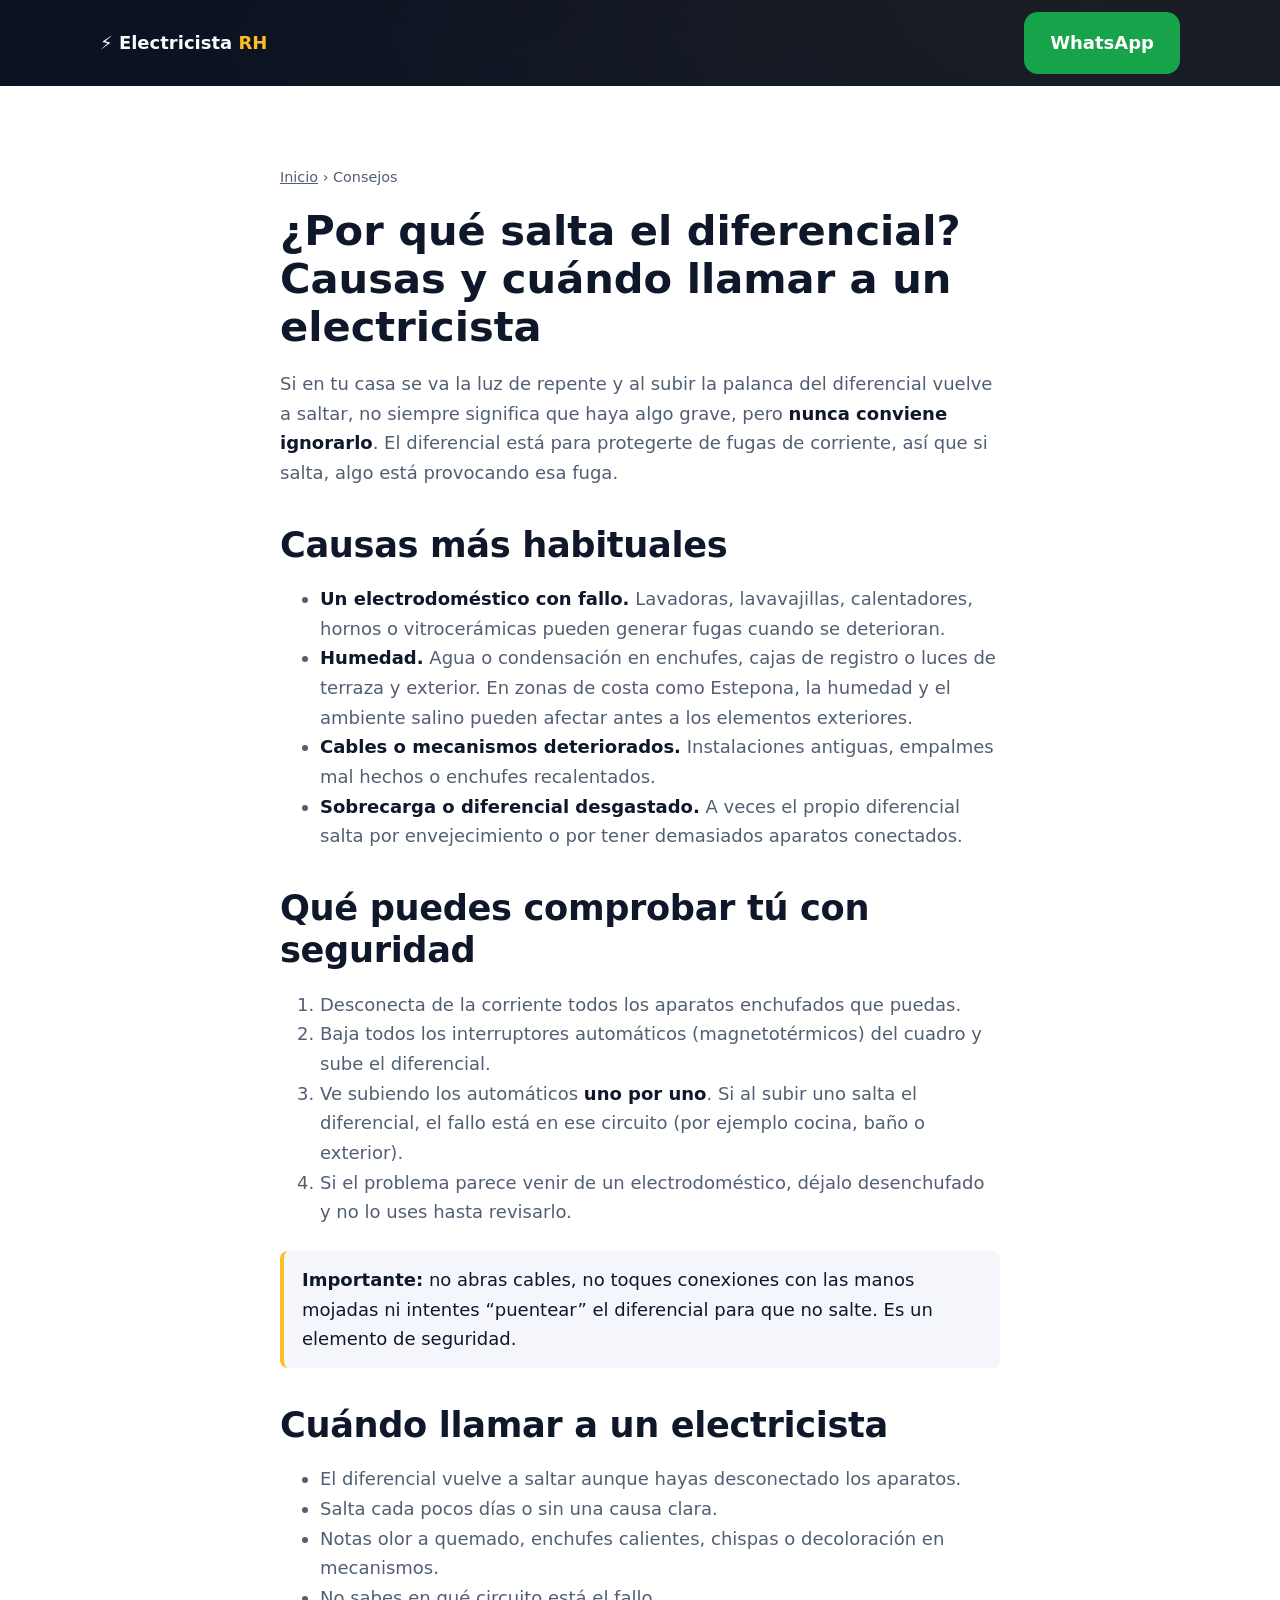
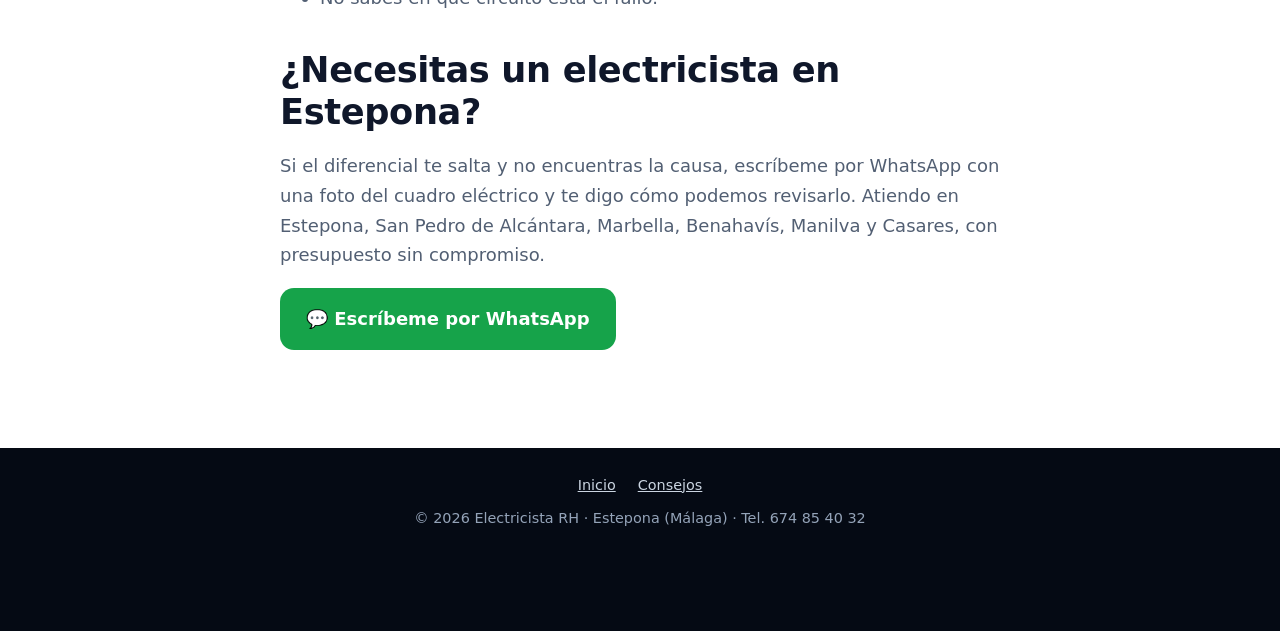
<file: consejos.html>
<!DOCTYPE html>
<html lang="es">
<head>
<meta charset="utf-8">
<meta name="viewport" content="width=device-width, initial-scale=1, viewport-fit=cover">
<meta name="theme-color" content="#0f172a">
<link rel="icon" href="data:image/svg+xml,%3Csvg xmlns='http://www.w3.org/2000/svg' viewBox='0 0 100 100'%3E%3Ctext y='.9em' font-size='90'%3E⚡%3C/text%3E%3C/svg%3E">
<link rel="stylesheet" href="/style.css">
<title>¿Por qué salta el diferencial? Causas y soluciones | Electricista Estepona</title>
<meta name="description" content="Por qué salta el diferencial en casa, qué puedes comprobar tú con seguridad y cuándo llamar a un electricista en Estepona. Guía práctica.">
<link rel="canonical" href="https://electricistarh.com/consejos">
<meta property="og:title" content="¿Por qué salta el diferencial? Causas y soluciones">
<meta property="og:url" content="https://electricistarh.com/consejos">
<meta property="og:type" content="article">
<script type="application/ld+json">
{"@context":"https://schema.org","@type":"Article","headline":"¿Por qué salta el diferencial? Causas y cuándo llamar a un electricista","inLanguage":"es","datePublished":"2026-10-31","dateModified":"2026-10-31","mainEntityOfPage":"https://electricistarh.com/consejos","author":{"@type":"Organization","name":"Electricista RH","url":"https://electricistarh.com/"},"publisher":{"@type":"Organization","name":"Electricista RH"}}
</script>
</head>
<body>
<header class="top"><div class="bar"><div class="wrap nav"><a class="logo" href="/">⚡ Electricista <span>RH</span></a><a class="btn btn-wa" href="https://wa.me/34674854032?text=Hola%2C%20necesito%20un%20electricista%20en%20Estepona" rel="noopener">WhatsApp</a></div></div></header>
<main><section><div class="wrap article">
<div class="crumbs"><a href="/">Inicio</a> › Consejos</div>
<h1>¿Por qué salta el diferencial? Causas y cuándo llamar a un electricista</h1>
<p>Si en tu casa se va la luz de repente y al subir la palanca del diferencial vuelve a saltar, no siempre significa que haya algo grave, pero <strong>nunca conviene ignorarlo</strong>. El diferencial está para protegerte de fugas de corriente, así que si salta, algo está provocando esa fuga.</p>

<h2>Causas más habituales</h2>
<ul>
<li><strong>Un electrodoméstico con fallo.</strong> Lavadoras, lavavajillas, calentadores, hornos o vitrocerámicas pueden generar fugas cuando se deterioran.</li>
<li><strong>Humedad.</strong> Agua o condensación en enchufes, cajas de registro o luces de terraza y exterior. En zonas de costa como Estepona, la humedad y el ambiente salino pueden afectar antes a los elementos exteriores.</li>
<li><strong>Cables o mecanismos deteriorados.</strong> Instalaciones antiguas, empalmes mal hechos o enchufes recalentados.</li>
<li><strong>Sobrecarga o diferencial desgastado.</strong> A veces el propio diferencial salta por envejecimiento o por tener demasiados aparatos conectados.</li>
</ul>

<h2>Qué puedes comprobar tú con seguridad</h2>
<ol>
<li>Desconecta de la corriente todos los aparatos enchufados que puedas.</li>
<li>Baja todos los interruptores automáticos (magnetotérmicos) del cuadro y sube el diferencial.</li>
<li>Ve subiendo los automáticos <strong>uno por uno</strong>. Si al subir uno salta el diferencial, el fallo está en ese circuito (por ejemplo cocina, baño o exterior).</li>
<li>Si el problema parece venir de un electrodoméstico, déjalo desenchufado y no lo uses hasta revisarlo.</li>
</ol>
<div class="note"><strong>Importante:</strong> no abras cables, no toques conexiones con las manos mojadas ni intentes “puentear” el diferencial para que no salte. Es un elemento de seguridad.</div>

<h2>Cuándo llamar a un electricista</h2>
<ul>
<li>El diferencial vuelve a saltar aunque hayas desconectado los aparatos.</li>
<li>Salta cada pocos días o sin una causa clara.</li>
<li>Notas olor a quemado, enchufes calientes, chispas o decoloración en mecanismos.</li>
<li>No sabes en qué circuito está el fallo.</li>
</ul>

<h2>¿Necesitas un electricista en Estepona?</h2>
<p>Si el diferencial te salta y no encuentras la causa, escríbeme por WhatsApp con una foto del cuadro eléctrico y te digo cómo podemos revisarlo. Atiendo en Estepona, San Pedro de Alcántara, Marbella, Benahavís, Manilva y Casares, con presupuesto sin compromiso.</p>
<p><a class="btn btn-wa" href="https://wa.me/34674854032?text=Hola%2C%20me%20salta%20el%20diferencial%20y%20necesito%20un%20electricista" rel="noopener">💬 Escríbeme por WhatsApp</a></p>
</div></section></main>
<footer><div class="wrap"><div class="links"><a href="/">Inicio</a><a href="/consejos">Consejos</a></div>© <span id="y">2026</span> Electricista RH · Estepona (Málaga) · Tel. 674 85 40 32</div></footer>
<div class="float"><a class="btn btn-wa" href="https://wa.me/34674854032?text=Hola%2C%20necesito%20un%20electricista%20en%20Estepona" rel="noopener">💬 WhatsApp</a><a class="btn btn-call" href="tel:+34674854032">📞 Llamar</a></div>
<script>document.getElementById("y").textContent=new Date().getFullYear();</script>
</body>
</html>
</file>
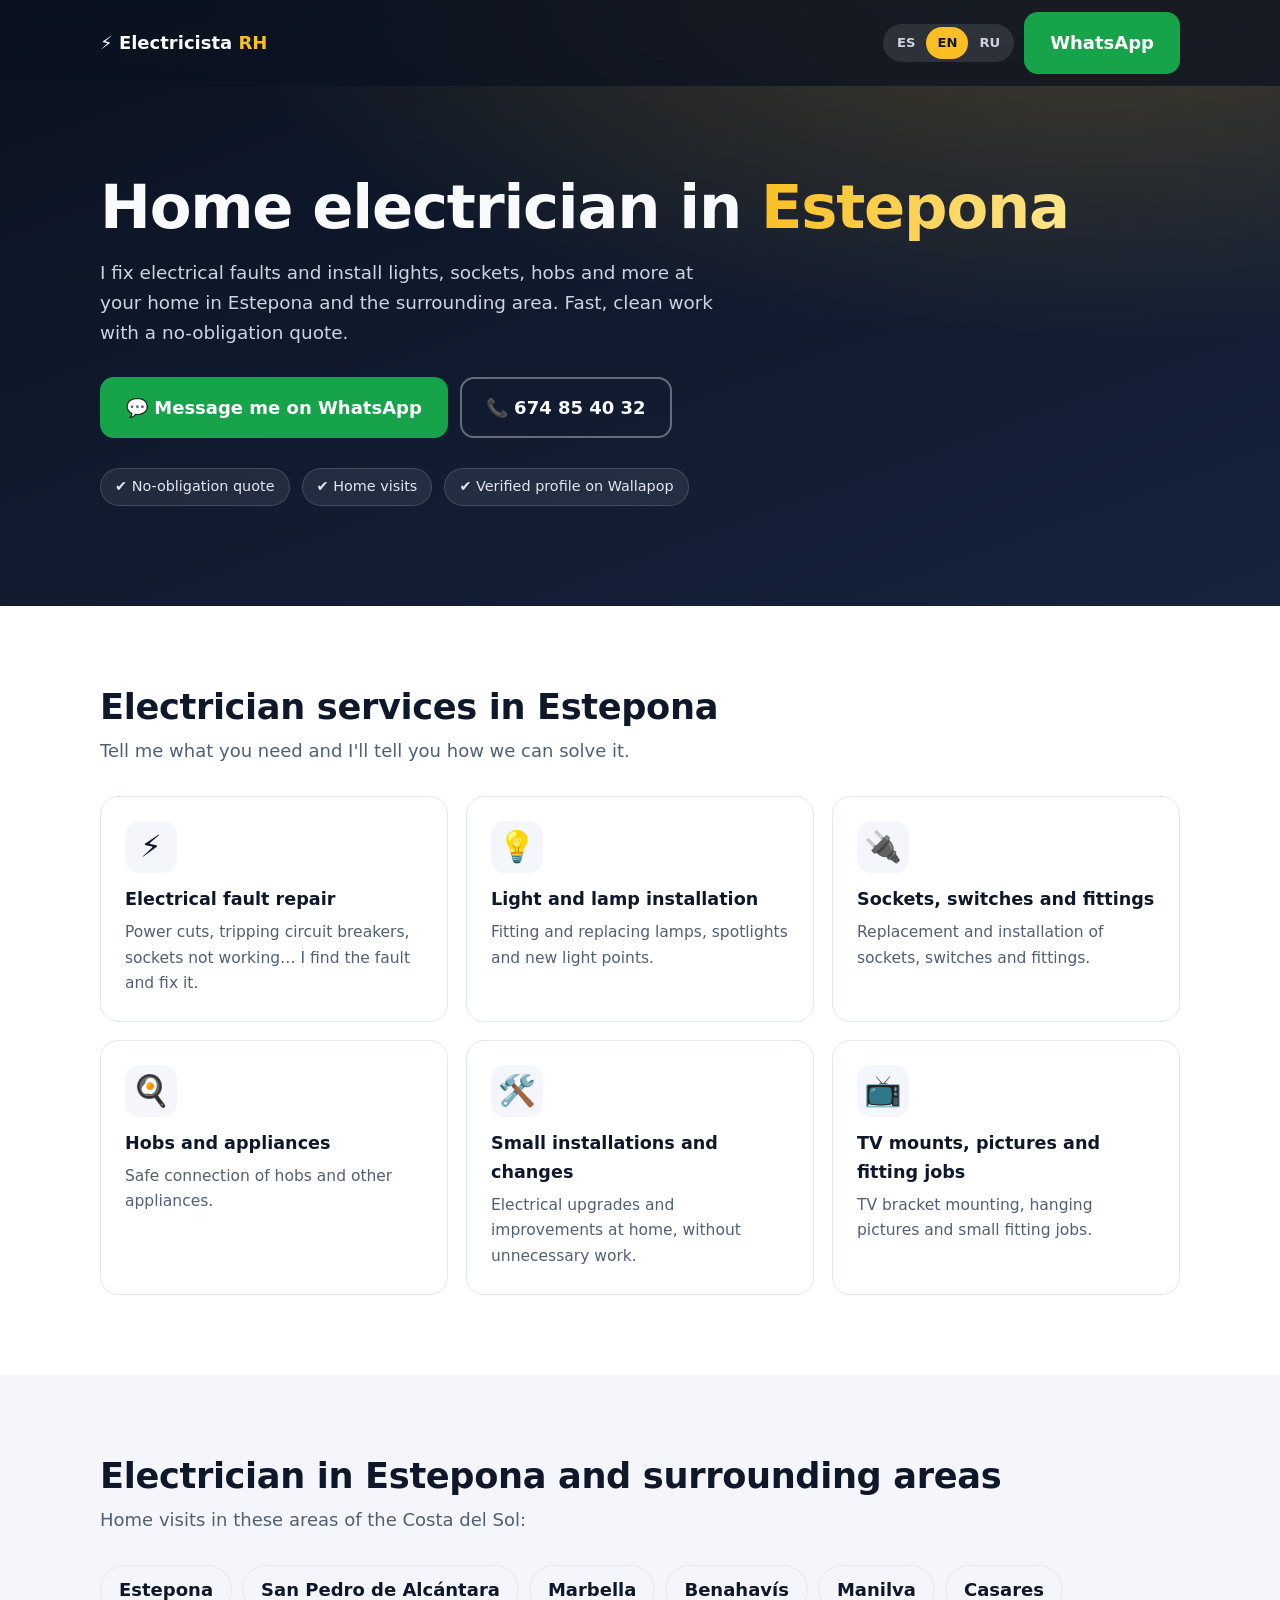
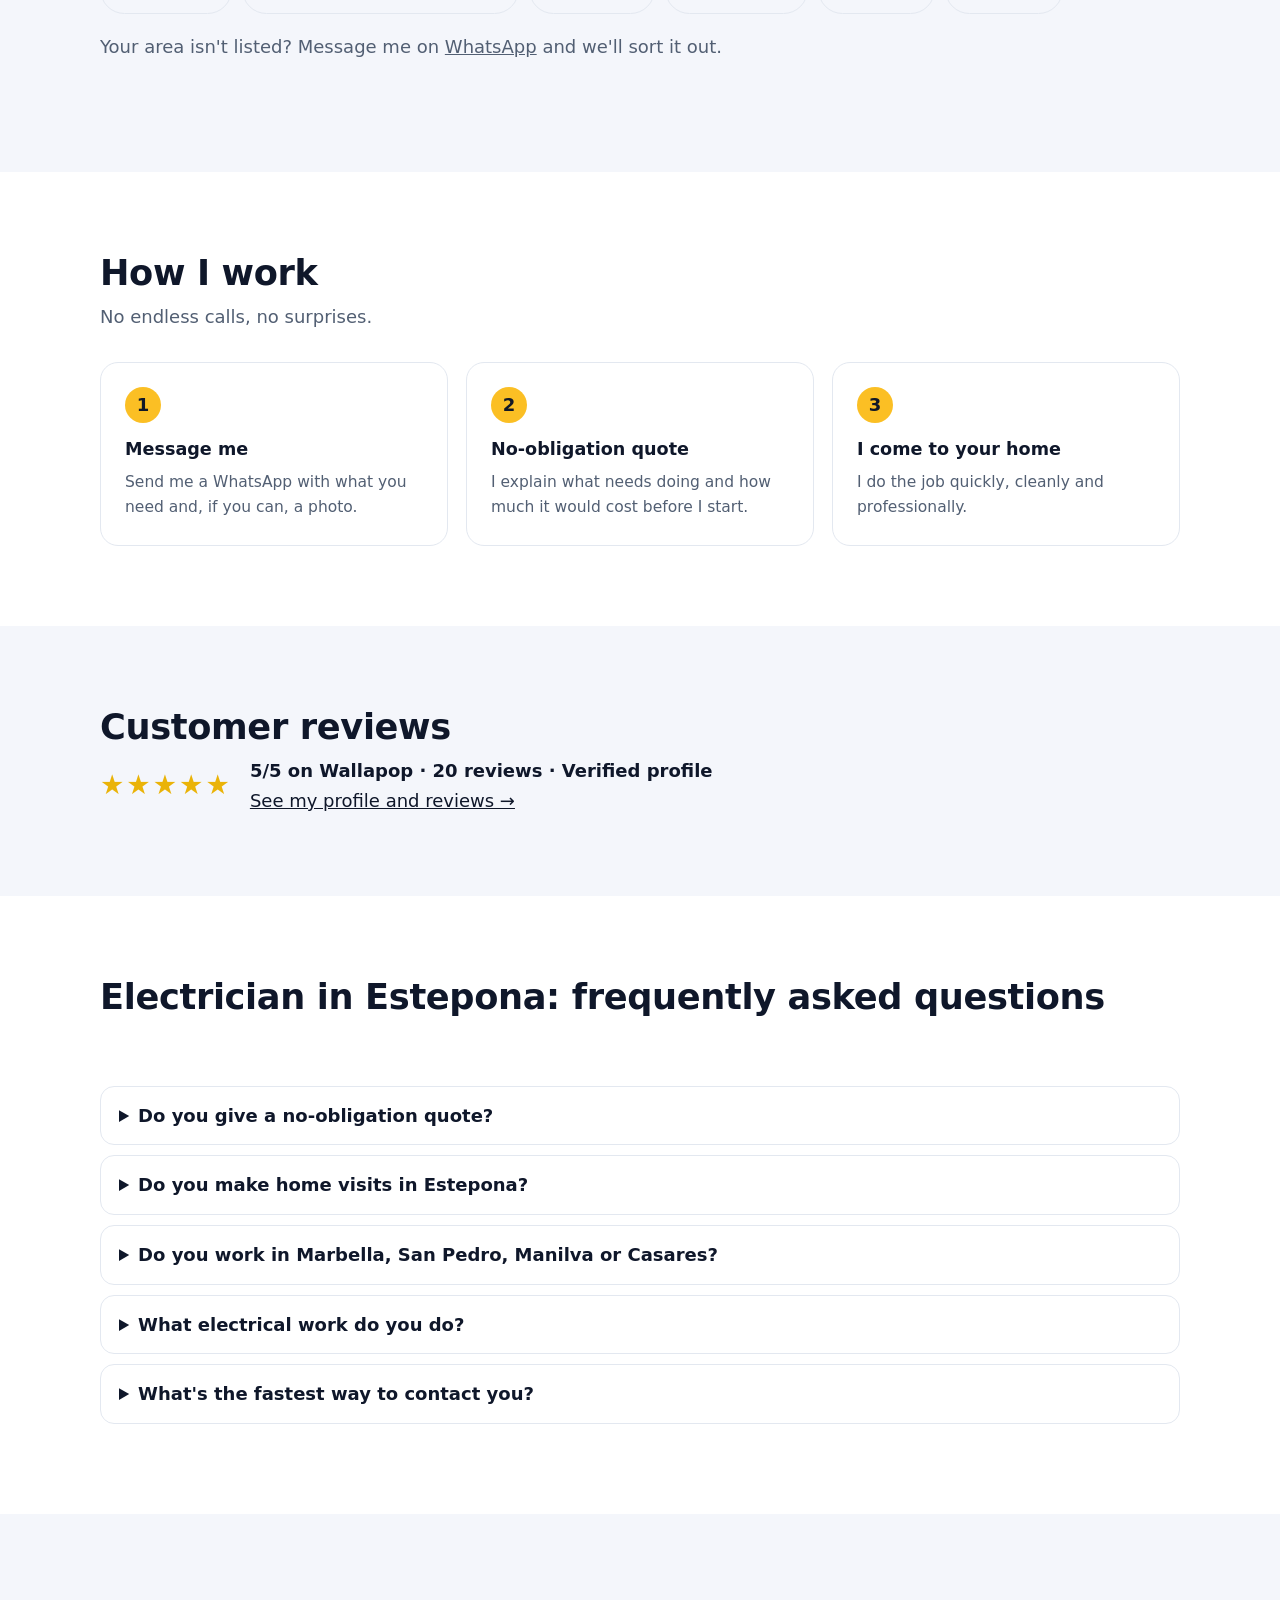
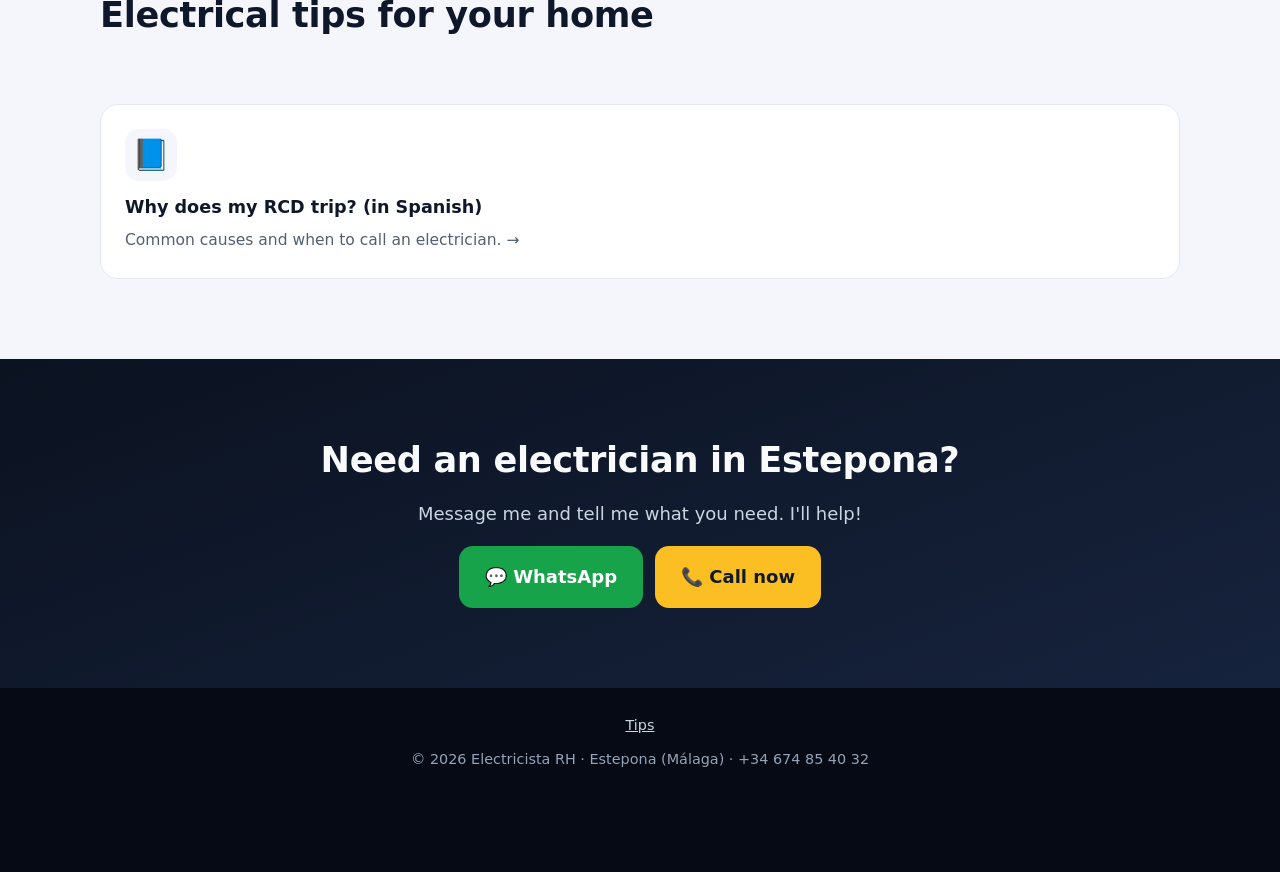
<file: en.html>
<!DOCTYPE html>
<html lang="en">
<head>
<meta charset="utf-8">
<meta name="viewport" content="width=device-width, initial-scale=1, viewport-fit=cover">

<title>Electrician in Estepona | Home Repairs & Free Quote</title>
<meta name="description" content="Electrician in Estepona and surroundings: faults, sockets, lights and hob installation at your home. Free no-obligation quote on WhatsApp: +34 674 85 40 32.">
<link rel="canonical" href="https://electricistarh.com/en">
<link rel="alternate" hreflang="es" href="https://electricistarh.com/"><link rel="alternate" hreflang="en" href="https://electricistarh.com/en"><link rel="alternate" hreflang="ru" href="https://electricistarh.com/ru"><link rel="alternate" hreflang="x-default" href="https://electricistarh.com/">
<meta name="robots" content="index, follow">
<meta property="og:title" content="Electrician in Estepona | Home Repairs & Free Quote">
<meta property="og:description" content="Electrician in Estepona and surroundings: faults, sockets, lights and hob installation at your home. Free no-obligation quote on WhatsApp: +34 674 85 40 32.">
<meta property="og:url" content="https://electricistarh.com/en">
<meta property="og:type" content="website">
<meta property="og:locale" content="en_GB">
<meta name="theme-color" content="#0b1220">
<link rel="icon" href="data:image/svg+xml,%3Csvg xmlns='http://www.w3.org/2000/svg' viewBox='0 0 100 100'%3E%3Ctext y='.9em' font-size='90'%3E⚡%3C/text%3E%3C/svg%3E">
<link rel="stylesheet" href="/style.css">
<script type="application/ld+json">{"@context": "https://schema.org", "@type": "Electrician", "name": "Electricista RH", "url": "https://electricistarh.com/en", "description": "Electrician in Estepona and surroundings: faults, sockets, lights and hob installation at your home. Free no-obligation quote on WhatsApp: +34 674 85 40 32.", "telephone": "+34674854032", "inLanguage": "en", "address": {"@type": "PostalAddress", "addressLocality": "Estepona", "addressRegion": "Málaga", "addressCountry": "ES"}, "areaServed": [{"@type": "City", "name": "Estepona"}, {"@type": "City", "name": "San Pedro de Alcántara"}, {"@type": "City", "name": "Marbella"}, {"@type": "City", "name": "Benahavís"}, {"@type": "City", "name": "Manilva"}, {"@type": "City", "name": "Casares"}], "sameAs": ["https://es.wallapop.com/item/electricista-1273428074"]}</script>
</head>
<body>
<header class="top">
<div class="bar"><div class="wrap nav"><a class="logo" href="/en">⚡ Electricista <span>RH</span></a>
<div class="right"><nav class="lang" aria-label="Language"><a href="/" data-l="es" hreflang="es" lang="es">ES</a><a href="/en" data-l="en" class=on hreflang="en" lang="en">EN</a><a href="/ru" data-l="ru" hreflang="ru" lang="ru">RU</a></nav><a class="btn btn-wa" href="https://wa.me/34674854032?text=Hi%2C%20I%20need%20an%20electrician%20in%20Estepona" rel="noopener">WhatsApp</a></div></div></div>
<div class="wrap hero"><h1>Home electrician in <em>Estepona</em></h1><p>I fix electrical faults and install lights, sockets, hobs and more at your home in Estepona and the surrounding area. Fast, clean work with a no-obligation quote.</p>
<div class="cta"><a class="btn btn-wa" href="https://wa.me/34674854032?text=Hi%2C%20I%20need%20an%20electrician%20in%20Estepona" rel="noopener">💬 Message me on WhatsApp</a><a class="btn btn-ghost" href="tel:+34674854032">📞 674 85 40 32</a></div>
<ul class="badges"><li>✔ No-obligation quote</li><li>✔ Home visits</li><li>✔ Verified profile on Wallapop</li></ul></div>
</header>
<main>
<section id="servicios"><div class="wrap"><h2>Electrician services in Estepona</h2><p class="sub">Tell me what you need and I'll tell you how we can solve it.</p><div class="grid"><div class="card"><div class="ic">⚡</div><h3>Electrical fault repair</h3><p>Power cuts, tripping circuit breakers, sockets not working… I find the fault and fix it.</p></div><div class="card"><div class="ic">💡</div><h3>Light and lamp installation</h3><p>Fitting and replacing lamps, spotlights and new light points.</p></div><div class="card"><div class="ic">🔌</div><h3>Sockets, switches and fittings</h3><p>Replacement and installation of sockets, switches and fittings.</p></div><div class="card"><div class="ic">🍳</div><h3>Hobs and appliances</h3><p>Safe connection of hobs and other appliances.</p></div><div class="card"><div class="ic">🛠️</div><h3>Small installations and changes</h3><p>Electrical upgrades and improvements at home, without unnecessary work.</p></div><div class="card"><div class="ic">📺</div><h3>TV mounts, pictures and fitting jobs</h3><p>TV bracket mounting, hanging pictures and small fitting jobs.</p></div></div></div></section>
<section class="alt" id="zonas"><div class="wrap"><h2>Electrician in Estepona and surrounding areas</h2><p class="sub">Home visits in these areas of the Costa del Sol:</p><ul class="zones"><li>Estepona</li><li>San Pedro de Alcántara</li><li>Marbella</li><li>Benahavís</li><li>Manilva</li><li>Casares</li></ul><p class="intro">Your area isn't listed? Message me on <a href="https://wa.me/34674854032?text=Hi%2C%20do%20you%20work%20in%20my%20area%3F" rel="noopener">WhatsApp</a> and we'll sort it out.</p></div></section>
<section id="como"><div class="wrap"><h2>How I work</h2><p class="sub">No endless calls, no surprises.</p><div class="grid steps"><div class='card'><h3>Message me</h3><p>Send me a WhatsApp with what you need and, if you can, a photo.</p></div><div class='card'><h3>No-obligation quote</h3><p>I explain what needs doing and how much it would cost before I start.</p></div><div class='card'><h3>I come to your home</h3><p>I do the job quickly, cleanly and professionally.</p></div></div></div></section>
<section class="alt" id="opiniones"><div class="wrap"><h2>Customer reviews</h2><div class="proof"><div class="stars" aria-label="5/5">★★★★★</div><div><strong>5/5 on Wallapop · 20 reviews · Verified profile</strong><br><a href="https://es.wallapop.com/item/electricista-1273428074" rel="noopener" target="_blank">See my profile and reviews →</a></div></div></div></section>
<section id="faq"><div class="wrap"><h2>Electrician in Estepona: frequently asked questions</h2><p class="sub">&nbsp;</p><details><summary>Do you give a no-obligation quote?</summary><p>Yes. Tell me what you need on WhatsApp and I'll give you a quote before starting.</p></details><details><summary>Do you make home visits in Estepona?</summary><p>Yes, always at your home in Estepona and the surrounding area.</p></details><details><summary>Do you work in Marbella, San Pedro, Manilva or Casares?</summary><p>Yes, I cover Estepona and nearby towns. If your area isn't listed, message me.</p></details><details><summary>What electrical work do you do?</summary><p>Fault repairs, lights, sockets and switches, hobs and appliances, small installations and mounting TV brackets or pictures.</p></details><details><summary>What's the fastest way to contact you?</summary><p>On WhatsApp at +34 674 85 40 32. You can also call me.</p></details></div></section>
<section class="alt" id="consejos"><div class="wrap"><h2>Electrical tips for your home</h2><p class="sub">&nbsp;</p><div class="grid"><a class="card" href="/consejos" style="text-decoration:none"><div class="ic">📘</div><h3>Why does my RCD trip? (in Spanish)</h3><p>Common causes and when to call an electrician. →</p></a></div></div></section>
<section class="final" id="contacto"><div class="wrap"><h2>Need an electrician in Estepona?</h2><p>Message me and tell me what you need. I'll help!</p><div class="cta"><a class="btn btn-wa" href="https://wa.me/34674854032?text=Hi%2C%20I%20need%20an%20electrician%20in%20Estepona" rel="noopener">💬 WhatsApp</a><a class="btn btn-call" href="tel:+34674854032">📞 Call now</a></div></div></section>
</main>
<footer><div class="wrap"><div class="links"><a href="/consejos">Tips</a></div>© <span id="y">2026</span> Electricista RH · Estepona (Málaga) · +34 674 85 40 32</div></footer>
<div class="float"><a class="btn btn-wa" href="https://wa.me/34674854032?text=Hi%2C%20I%20need%20an%20electrician%20in%20Estepona" rel="noopener">💬 WhatsApp</a><a class="btn btn-call" href="tel:+34674854032">📞 Call now</a></div>
<script>document.getElementById("y").textContent=new Date().getFullYear();document.querySelectorAll(".lang a").forEach(function(a){a.addEventListener("click",function(){try{localStorage.setItem("lang",a.dataset.l)}catch(e){}})});</script>
</body>
</html>
</file>
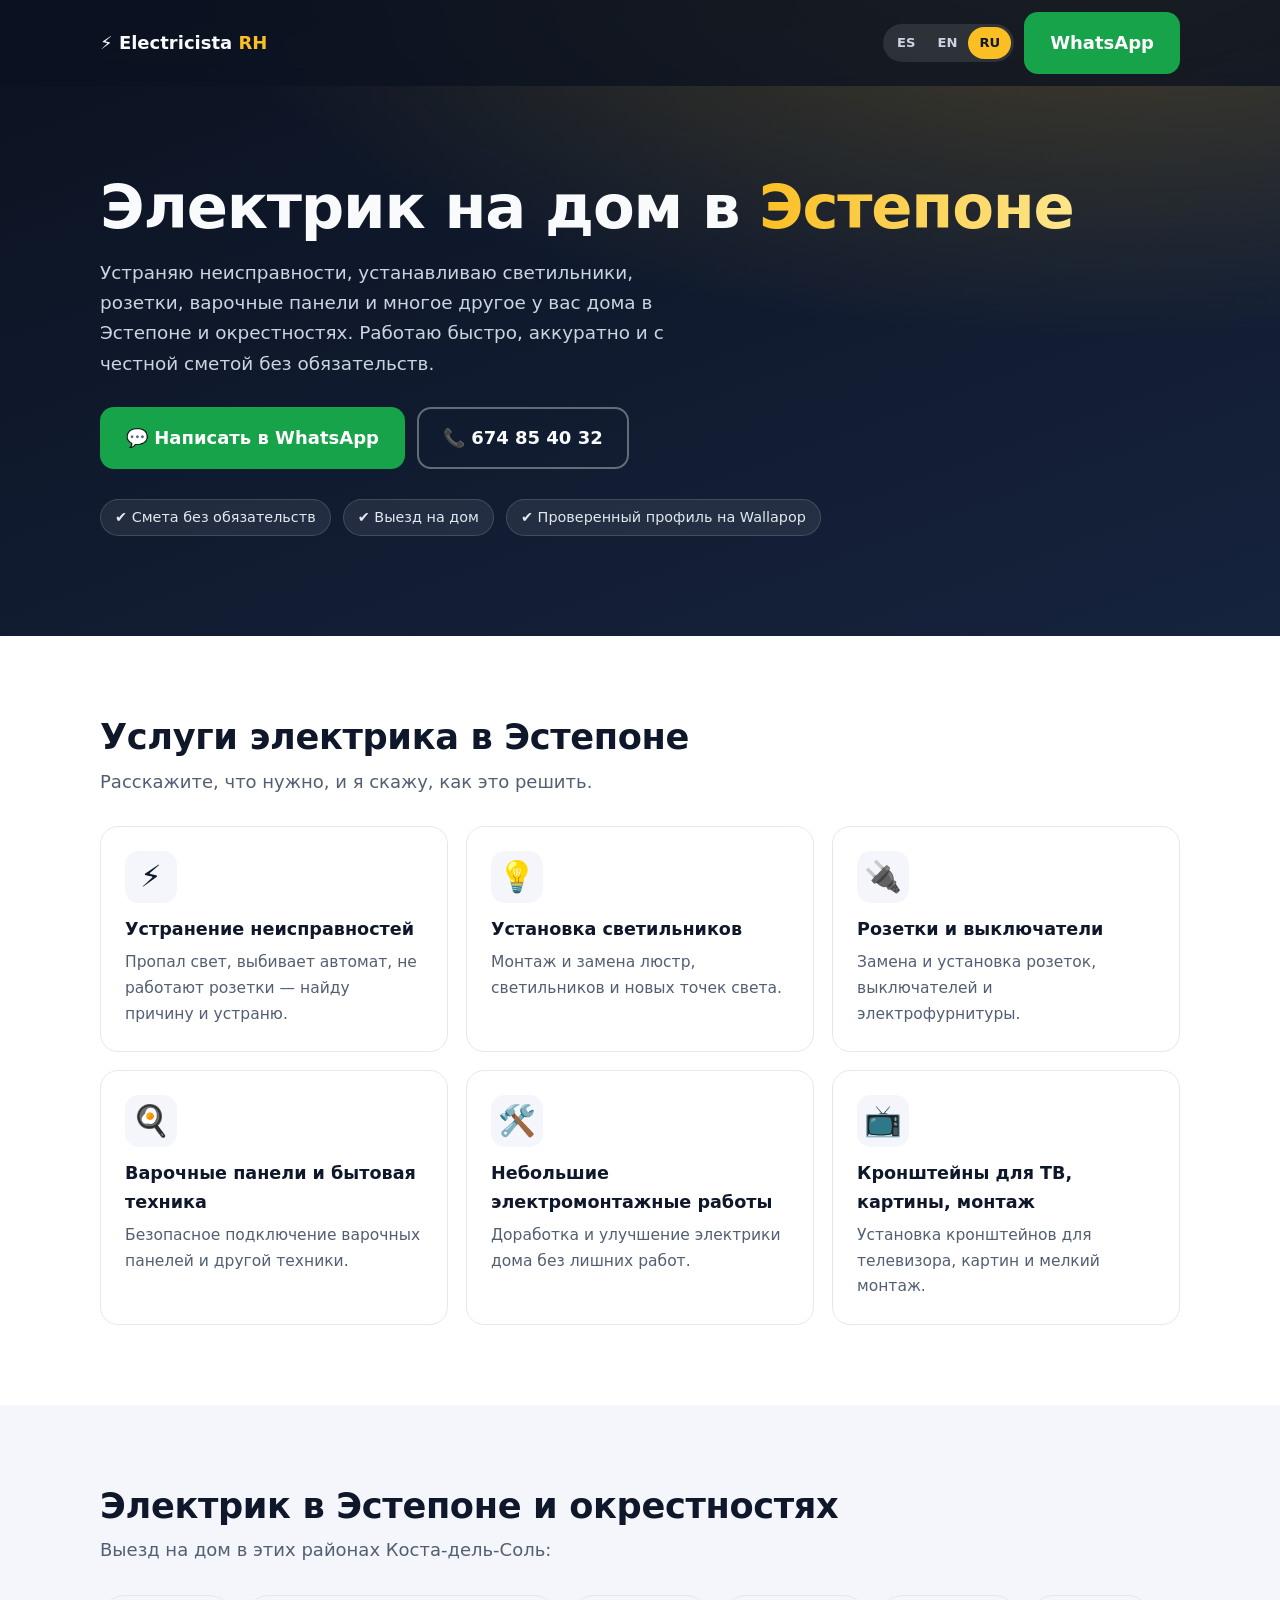
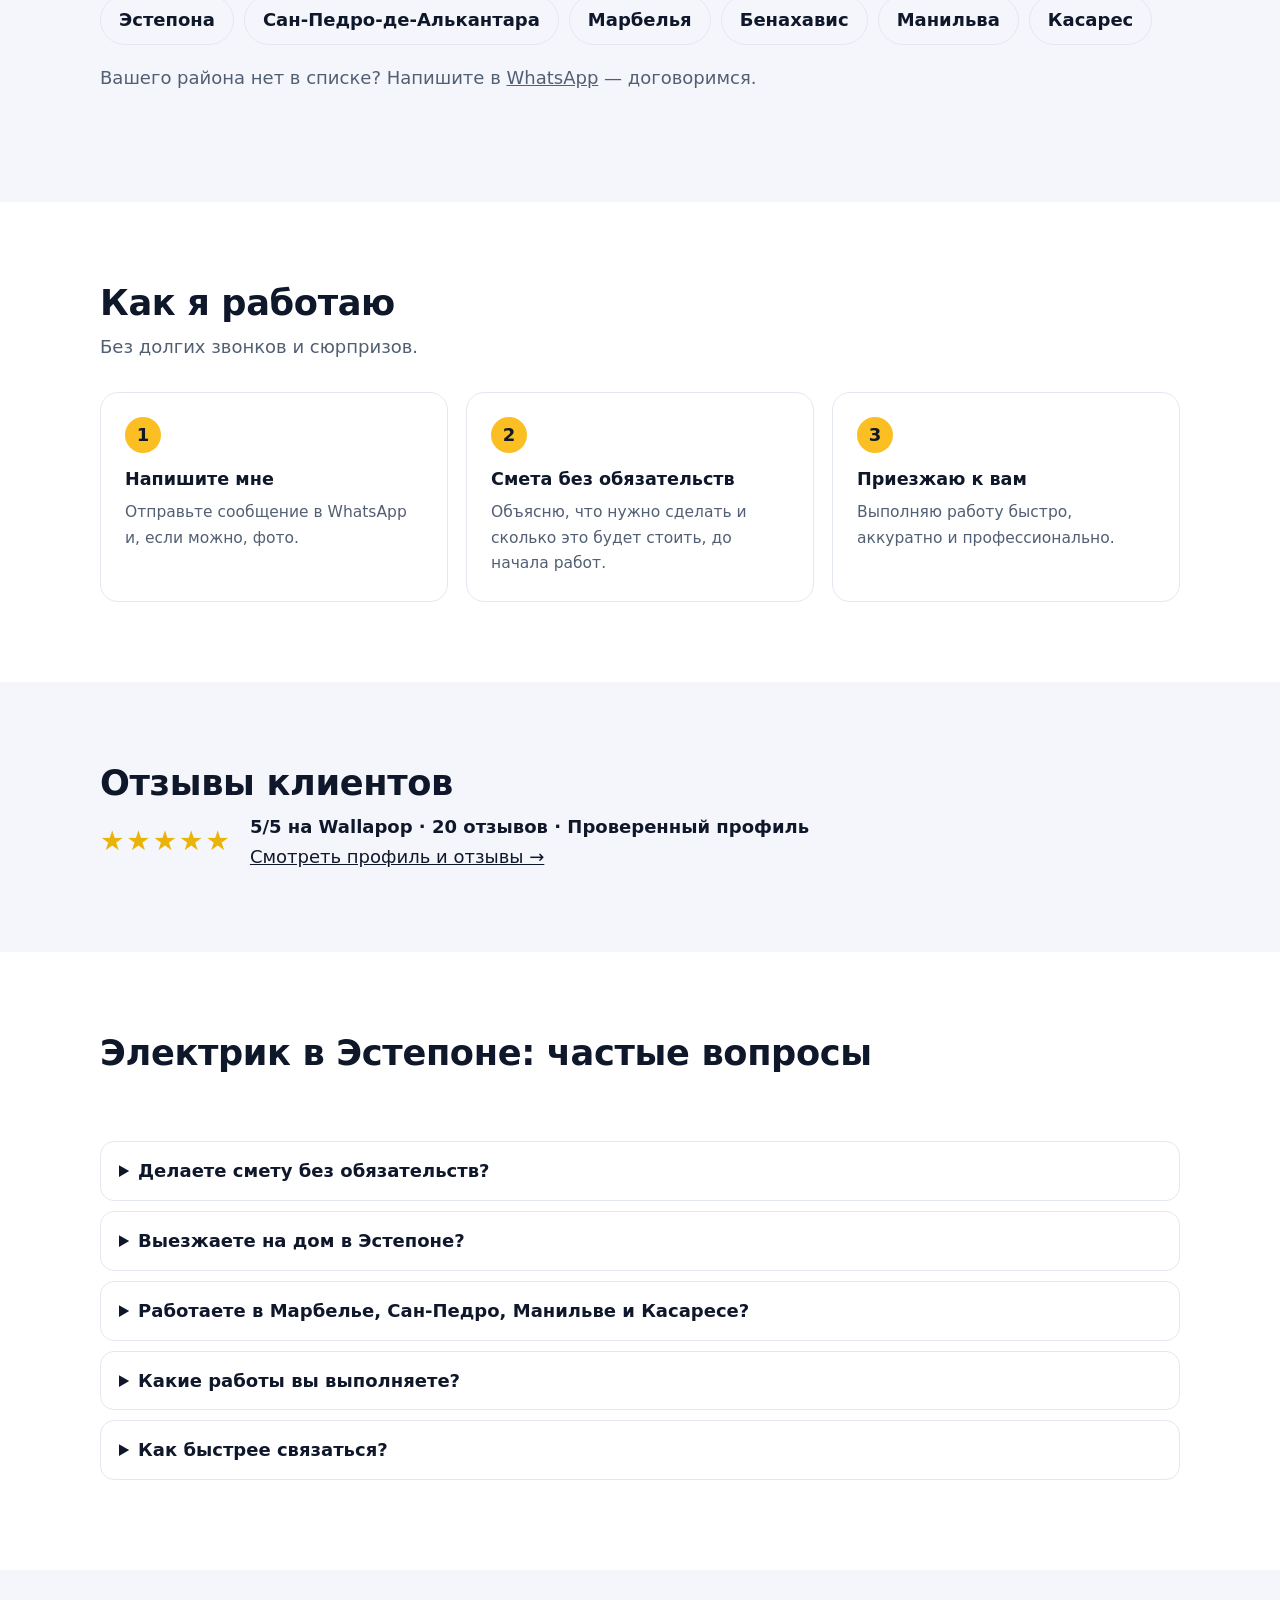
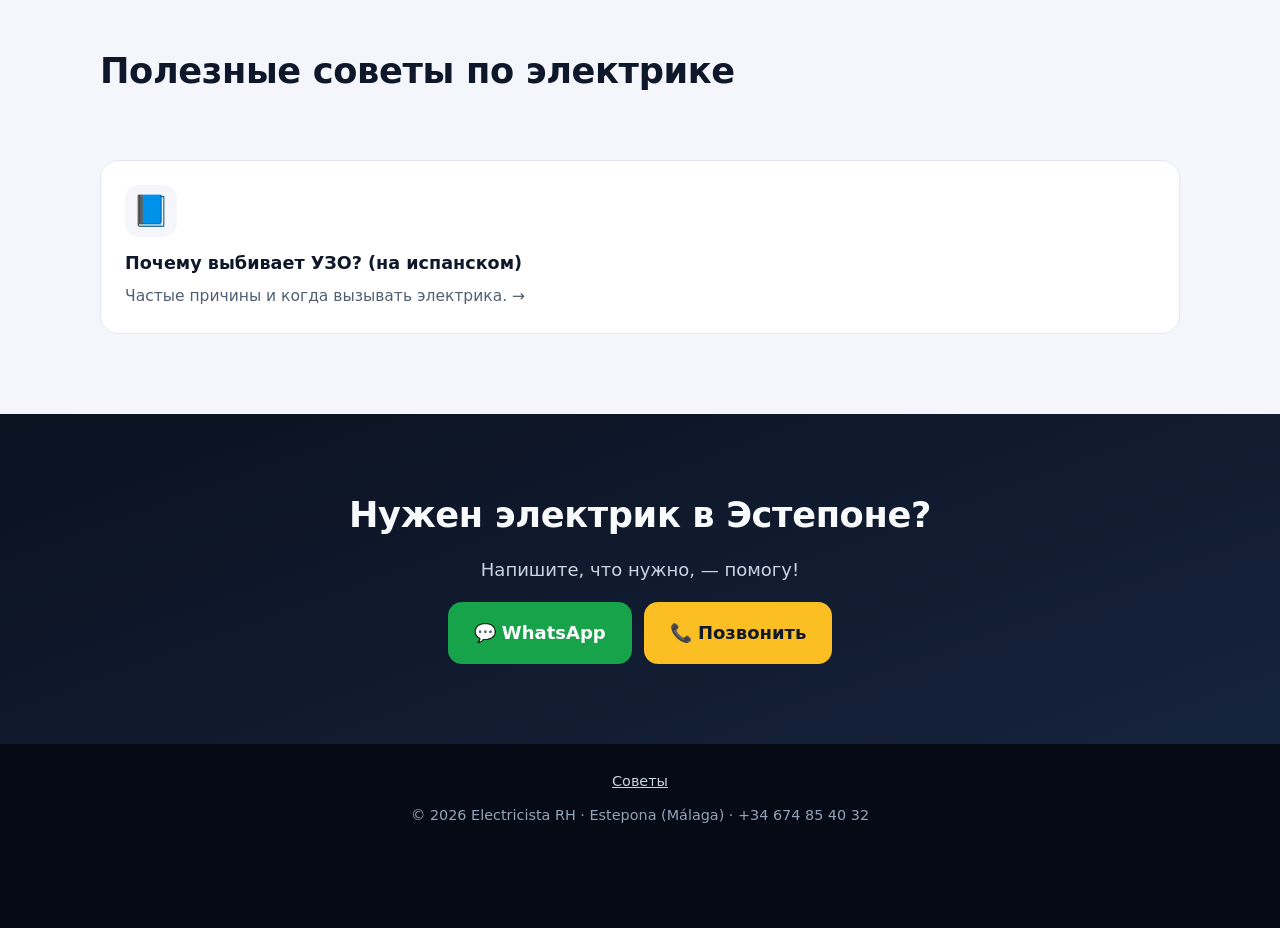
<file: ru.html>
<!DOCTYPE html>
<html lang="ru">
<head>
<meta charset="utf-8">
<meta name="viewport" content="width=device-width, initial-scale=1, viewport-fit=cover">

<title>Электрик в Эстепоне | Выезд на дом и бесплатная смета</title>
<meta name="description" content="Электрик в Эстепоне и окрестностях: устранение неисправностей, розетки, светильники, варочные панели. Смета без обязательств в WhatsApp: +34 674 85 40 32.">
<link rel="canonical" href="https://electricistarh.com/ru">
<link rel="alternate" hreflang="es" href="https://electricistarh.com/"><link rel="alternate" hreflang="en" href="https://electricistarh.com/en"><link rel="alternate" hreflang="ru" href="https://electricistarh.com/ru"><link rel="alternate" hreflang="x-default" href="https://electricistarh.com/">
<meta name="robots" content="index, follow">
<meta property="og:title" content="Электрик в Эстепоне | Выезд на дом и бесплатная смета">
<meta property="og:description" content="Электрик в Эстепоне и окрестностях: устранение неисправностей, розетки, светильники, варочные панели. Смета без обязательств в WhatsApp: +34 674 85 40 32.">
<meta property="og:url" content="https://electricistarh.com/ru">
<meta property="og:type" content="website">
<meta property="og:locale" content="ru_RU">
<meta name="theme-color" content="#0b1220">
<link rel="icon" href="data:image/svg+xml,%3Csvg xmlns='http://www.w3.org/2000/svg' viewBox='0 0 100 100'%3E%3Ctext y='.9em' font-size='90'%3E⚡%3C/text%3E%3C/svg%3E">
<link rel="stylesheet" href="/style.css">
<script type="application/ld+json">{"@context": "https://schema.org", "@type": "Electrician", "name": "Electricista RH", "url": "https://electricistarh.com/ru", "description": "Электрик в Эстепоне и окрестностях: устранение неисправностей, розетки, светильники, варочные панели. Смета без обязательств в WhatsApp: +34 674 85 40 32.", "telephone": "+34674854032", "inLanguage": "ru", "address": {"@type": "PostalAddress", "addressLocality": "Estepona", "addressRegion": "Málaga", "addressCountry": "ES"}, "areaServed": [{"@type": "City", "name": "Estepona"}, {"@type": "City", "name": "San Pedro de Alcántara"}, {"@type": "City", "name": "Marbella"}, {"@type": "City", "name": "Benahavís"}, {"@type": "City", "name": "Manilva"}, {"@type": "City", "name": "Casares"}], "sameAs": ["https://es.wallapop.com/item/electricista-1273428074"]}</script>
</head>
<body>
<header class="top">
<div class="bar"><div class="wrap nav"><a class="logo" href="/ru">⚡ Electricista <span>RH</span></a>
<div class="right"><nav class="lang" aria-label="Language"><a href="/" data-l="es" hreflang="es" lang="es">ES</a><a href="/en" data-l="en" hreflang="en" lang="en">EN</a><a href="/ru" data-l="ru" class=on hreflang="ru" lang="ru">RU</a></nav><a class="btn btn-wa" href="https://wa.me/34674854032?text=%D0%97%D0%B4%D1%80%D0%B0%D0%B2%D1%81%D1%82%D0%B2%D1%83%D0%B9%D1%82%D0%B5%2C%20%D0%BD%D1%83%D0%B6%D0%B5%D0%BD%20%D1%8D%D0%BB%D0%B5%D0%BA%D1%82%D1%80%D0%B8%D0%BA%20%D0%B2%20%D0%AD%D1%81%D1%82%D0%B5%D0%BF%D0%BE%D0%BD%D0%B5" rel="noopener">WhatsApp</a></div></div></div>
<div class="wrap hero"><h1>Электрик на дом в <em>Эстепоне</em></h1><p>Устраняю неисправности, устанавливаю светильники, розетки, варочные панели и многое другое у вас дома в Эстепоне и окрестностях. Работаю быстро, аккуратно и с честной сметой без обязательств.</p>
<div class="cta"><a class="btn btn-wa" href="https://wa.me/34674854032?text=%D0%97%D0%B4%D1%80%D0%B0%D0%B2%D1%81%D1%82%D0%B2%D1%83%D0%B9%D1%82%D0%B5%2C%20%D0%BD%D1%83%D0%B6%D0%B5%D0%BD%20%D1%8D%D0%BB%D0%B5%D0%BA%D1%82%D1%80%D0%B8%D0%BA%20%D0%B2%20%D0%AD%D1%81%D1%82%D0%B5%D0%BF%D0%BE%D0%BD%D0%B5" rel="noopener">💬 Написать в WhatsApp</a><a class="btn btn-ghost" href="tel:+34674854032">📞 674 85 40 32</a></div>
<ul class="badges"><li>✔ Смета без обязательств</li><li>✔ Выезд на дом</li><li>✔ Проверенный профиль на Wallapop</li></ul></div>
</header>
<main>
<section id="servicios"><div class="wrap"><h2>Услуги электрика в Эстепоне</h2><p class="sub">Расскажите, что нужно, и я скажу, как это решить.</p><div class="grid"><div class="card"><div class="ic">⚡</div><h3>Устранение неисправностей</h3><p>Пропал свет, выбивает автомат, не работают розетки — найду причину и устраню.</p></div><div class="card"><div class="ic">💡</div><h3>Установка светильников</h3><p>Монтаж и замена люстр, светильников и новых точек света.</p></div><div class="card"><div class="ic">🔌</div><h3>Розетки и выключатели</h3><p>Замена и установка розеток, выключателей и электрофурнитуры.</p></div><div class="card"><div class="ic">🍳</div><h3>Варочные панели и бытовая техника</h3><p>Безопасное подключение варочных панелей и другой техники.</p></div><div class="card"><div class="ic">🛠️</div><h3>Небольшие электромонтажные работы</h3><p>Доработка и улучшение электрики дома без лишних работ.</p></div><div class="card"><div class="ic">📺</div><h3>Кронштейны для ТВ, картины, монтаж</h3><p>Установка кронштейнов для телевизора, картин и мелкий монтаж.</p></div></div></div></section>
<section class="alt" id="zonas"><div class="wrap"><h2>Электрик в Эстепоне и окрестностях</h2><p class="sub">Выезд на дом в этих районах Коста-дель-Соль:</p><ul class="zones"><li>Эстепона</li><li>Сан-Педро-де-Алькантара</li><li>Марбелья</li><li>Бенахавис</li><li>Манильва</li><li>Касарес</li></ul><p class="intro">Вашего района нет в списке? Напишите в <a href="https://wa.me/34674854032?text=%D0%97%D0%B4%D1%80%D0%B0%D0%B2%D1%81%D1%82%D0%B2%D1%83%D0%B9%D1%82%D0%B5%2C%20%D0%B2%D1%8B%20%D1%80%D0%B0%D0%B1%D0%BE%D1%82%D0%B0%D0%B5%D1%82%D0%B5%20%D0%B2%20%D0%BC%D0%BE%D1%91%D0%BC%20%D1%80%D0%B0%D0%B9%D0%BE%D0%BD%D0%B5%3F" rel="noopener">WhatsApp</a> — договоримся.</p></div></section>
<section id="como"><div class="wrap"><h2>Как я работаю</h2><p class="sub">Без долгих звонков и сюрпризов.</p><div class="grid steps"><div class='card'><h3>Напишите мне</h3><p>Отправьте сообщение в WhatsApp и, если можно, фото.</p></div><div class='card'><h3>Смета без обязательств</h3><p>Объясню, что нужно сделать и сколько это будет стоить, до начала работ.</p></div><div class='card'><h3>Приезжаю к вам</h3><p>Выполняю работу быстро, аккуратно и профессионально.</p></div></div></div></section>
<section class="alt" id="opiniones"><div class="wrap"><h2>Отзывы клиентов</h2><div class="proof"><div class="stars" aria-label="5/5">★★★★★</div><div><strong>5/5 на Wallapop · 20 отзывов · Проверенный профиль</strong><br><a href="https://es.wallapop.com/item/electricista-1273428074" rel="noopener" target="_blank">Смотреть профиль и отзывы →</a></div></div></div></section>
<section id="faq"><div class="wrap"><h2>Электрик в Эстепоне: частые вопросы</h2><p class="sub">&nbsp;</p><details><summary>Делаете смету без обязательств?</summary><p>Да. Напишите в WhatsApp, что нужно, и я назову смету до начала работ.</p></details><details><summary>Выезжаете на дом в Эстепоне?</summary><p>Да, всегда выезд на дом в Эстепоне и окрестностях.</p></details><details><summary>Работаете в Марбелье, Сан-Педро, Манильве и Касаресе?</summary><p>Да, обслуживаю Эстепону и ближайшие города. Если вашего района нет в списке, напишите мне.</p></details><details><summary>Какие работы вы выполняете?</summary><p>Устранение неисправностей, светильники, розетки и выключатели, варочные панели и техника, небольшие работы и монтаж кронштейнов для ТВ и картин.</p></details><details><summary>Как быстрее связаться?</summary><p>Через WhatsApp: +34 674 85 40 32. Можно и позвонить.</p></details></div></section>
<section class="alt" id="consejos"><div class="wrap"><h2>Полезные советы по электрике</h2><p class="sub">&nbsp;</p><div class="grid"><a class="card" href="/consejos" style="text-decoration:none"><div class="ic">📘</div><h3>Почему выбивает УЗО? (на испанском)</h3><p>Частые причины и когда вызывать электрика. →</p></a></div></div></section>
<section class="final" id="contacto"><div class="wrap"><h2>Нужен электрик в Эстепоне?</h2><p>Напишите, что нужно, — помогу!</p><div class="cta"><a class="btn btn-wa" href="https://wa.me/34674854032?text=%D0%97%D0%B4%D1%80%D0%B0%D0%B2%D1%81%D1%82%D0%B2%D1%83%D0%B9%D1%82%D0%B5%2C%20%D0%BD%D1%83%D0%B6%D0%B5%D0%BD%20%D1%8D%D0%BB%D0%B5%D0%BA%D1%82%D1%80%D0%B8%D0%BA%20%D0%B2%20%D0%AD%D1%81%D1%82%D0%B5%D0%BF%D0%BE%D0%BD%D0%B5" rel="noopener">💬 WhatsApp</a><a class="btn btn-call" href="tel:+34674854032">📞 Позвонить</a></div></div></section>
</main>
<footer><div class="wrap"><div class="links"><a href="/consejos">Советы</a></div>© <span id="y">2026</span> Electricista RH · Estepona (Málaga) · +34 674 85 40 32</div></footer>
<div class="float"><a class="btn btn-wa" href="https://wa.me/34674854032?text=%D0%97%D0%B4%D1%80%D0%B0%D0%B2%D1%81%D1%82%D0%B2%D1%83%D0%B9%D1%82%D0%B5%2C%20%D0%BD%D1%83%D0%B6%D0%B5%D0%BD%20%D1%8D%D0%BB%D0%B5%D0%BA%D1%82%D1%80%D0%B8%D0%BA%20%D0%B2%20%D0%AD%D1%81%D1%82%D0%B5%D0%BF%D0%BE%D0%BD%D0%B5" rel="noopener">💬 WhatsApp</a><a class="btn btn-call" href="tel:+34674854032">📞 Позвонить</a></div>
<script>document.getElementById("y").textContent=new Date().getFullYear();document.querySelectorAll(".lang a").forEach(function(a){a.addEventListener("click",function(){try{localStorage.setItem("lang",a.dataset.l)}catch(e){}})});</script>
</body>
</html>
</file>
<file: style.css>
:root{--bg:#fff;--s:#f4f6fb;--t:#0f172a;--m:#525f73;--b:#fbbf24;--bi:#111827;--d:#0b1220;--od:#f8fafc;--wa:#16a34a;--l:#e3e8f0;--r:18px;box-sizing:border-box;padding-top:env(safe-area-inset-top,0)}
@media(prefers-color-scheme:dark){:root:not([data-theme=light]){--bg:#0a101c;--s:#111a2b;--t:#f1f5f9;--m:#9aa8bd;--l:#223049}}
*,*::before,*::after{box-sizing:inherit}
html{scroll-behavior:smooth}
body{margin:0;background:var(--bg);color:var(--t);font:clamp(16px,1.1vw + 12px,18px)/1.65 system-ui,-apple-system,"Segoe UI",Roboto,Arial,sans-serif;-webkit-text-size-adjust:100%}
a{color:inherit}img,svg{max-width:100%}
.wrap{width:min(1080px,100% - 40px);margin:0 auto}
header.top{background:radial-gradient(900px 400px at 85% -10%,rgba(251,191,36,.25),transparent),linear-gradient(160deg,#0b1220,#16233d);color:var(--od)}
.bar{position:sticky;top:0;z-index:30;backdrop-filter:blur(12px);background:rgba(11,18,32,.75);padding-top:env(safe-area-inset-top,0)}
.nav{display:flex;justify-content:space-between;align-items:center;gap:12px;padding:12px 0}
.logo{font-weight:800;text-decoration:none;white-space:nowrap}.logo span{color:var(--b)}
.right{display:flex;align-items:center;gap:10px}
.lang{display:flex;background:rgba(255,255,255,.1);border-radius:999px;padding:3px}
.lang a{padding:5px 11px;border-radius:999px;font-size:.82rem;font-weight:700;text-decoration:none;color:#cbd5e1}
.lang a.on{background:var(--b);color:var(--bi)}
.btn{display:inline-flex;align-items:center;justify-content:center;gap:8px;padding:14px 24px;border-radius:14px;font-weight:700;text-decoration:none;border:2px solid transparent;transition:transform .15s,box-shadow .15s}
.btn:hover{transform:translateY(-2px);box-shadow:0 8px 20px rgba(0,0,0,.25)}
.btn-wa{background:var(--wa);color:#fff}.btn-call{background:var(--b);color:var(--bi)}.btn-ghost{border-color:rgba(255,255,255,.35);color:var(--od)}
.hero{padding:clamp(40px,8vw,90px) 0 clamp(50px,9vw,100px)}
.hero h1{font-size:clamp(2.1rem,6.5vw,3.8rem);line-height:1.05;margin:0 0 18px;letter-spacing:-.02em}
.hero h1 em{font-style:normal;background:linear-gradient(90deg,#fbbf24,#fde68a);-webkit-background-clip:text;background-clip:text;color:transparent}
.hero p{font-size:1.15rem;max-width:620px;color:#cbd5e1;margin:0 0 28px}
.cta{display:flex;flex-wrap:wrap;gap:12px}
.badges{display:flex;flex-wrap:wrap;gap:8px 12px;margin:30px 0 0;padding:0;list-style:none}
.badges li{background:rgba(255,255,255,.08);border:1px solid rgba(255,255,255,.14);border-radius:999px;padding:6px 14px;font-size:.9rem;color:#e2e8f0}
section{padding:clamp(44px,7vw,80px) 0}section.alt{background:var(--s)}
h2{font-size:clamp(1.5rem,4vw,2.2rem);margin:0 0 8px;line-height:1.2;letter-spacing:-.01em}
.sub,.intro{color:var(--m);margin:0 0 30px}.intro{max-width:720px}
.grid{display:grid;grid-template-columns:repeat(auto-fit,minmax(min(100%,260px),1fr));gap:18px}
.card{background:var(--bg);border:1px solid var(--l);border-radius:var(--r);padding:24px;transition:transform .2s,box-shadow .2s}
.card:hover{transform:translateY(-4px);box-shadow:0 12px 30px rgba(15,23,42,.1)}
.card .ic{font-size:1.9rem;width:52px;height:52px;display:grid;place-items:center;background:var(--s);border-radius:14px}
.card h3{margin:12px 0 6px;font-size:1.1rem}.card p{margin:0;color:var(--m);font-size:.97rem}
.steps{counter-reset:s}.steps .card{counter-increment:s}
.steps .card::before{content:counter(s);display:grid;place-items:center;width:36px;height:36px;border-radius:50%;background:var(--b);color:var(--bi);font-weight:800;margin-bottom:10px}
.zones{display:flex;flex-wrap:wrap;gap:10px;margin:0 0 18px;padding:0;list-style:none}
.zones li{background:var(--s);border:1px solid var(--l);border-radius:999px;padding:9px 18px;font-weight:600}
.proof{display:flex;flex-wrap:wrap;align-items:center;gap:18px}.stars{font-size:1.7rem;color:#eab308;letter-spacing:2px}
details{border:1px solid var(--l);border-radius:14px;padding:14px 18px;margin-bottom:10px;background:var(--bg)}
summary{font-weight:700;cursor:pointer}details p{margin:10px 0 0;color:var(--m)}
.final{background:linear-gradient(160deg,#0b1220,#16233d);color:var(--od);text-align:center}.final .cta{justify-content:center}.final p{color:#cbd5e1}
footer{background:#050a14;color:#94a3b8;font-size:.9rem;padding:26px 0 100px;text-align:center}
.links{display:flex;flex-wrap:wrap;gap:10px 22px;justify-content:center;margin-bottom:10px}.links a{color:#cbd5e1}
.float{position:fixed;left:0;right:0;bottom:0;z-index:40;padding:10px 14px calc(10px + env(safe-area-inset-bottom,0));background:rgba(11,18,32,.92);backdrop-filter:blur(10px);display:none;gap:10px}
.float .btn{flex:1;padding:12px 8px}
@media(max-width:700px){.float{display:flex}.nav>.btn,.right>.btn{display:none}}
.article{max-width:720px}.article h1{font-size:clamp(1.8rem,5vw,2.6rem);line-height:1.15;margin:0 0 12px}.article h2{margin-top:36px}
.article p,.article li{color:var(--m)}.article strong{color:var(--t)}
.article .note{background:var(--s);border-left:4px solid var(--b);padding:14px 18px;border-radius:8px;margin:24px 0}
.crumbs{font-size:.9rem;color:var(--m);margin-bottom:18px}
@media(prefers-reduced-motion:reduce){*{transition:none!important;scroll-behavior:auto!important}}
</file>
